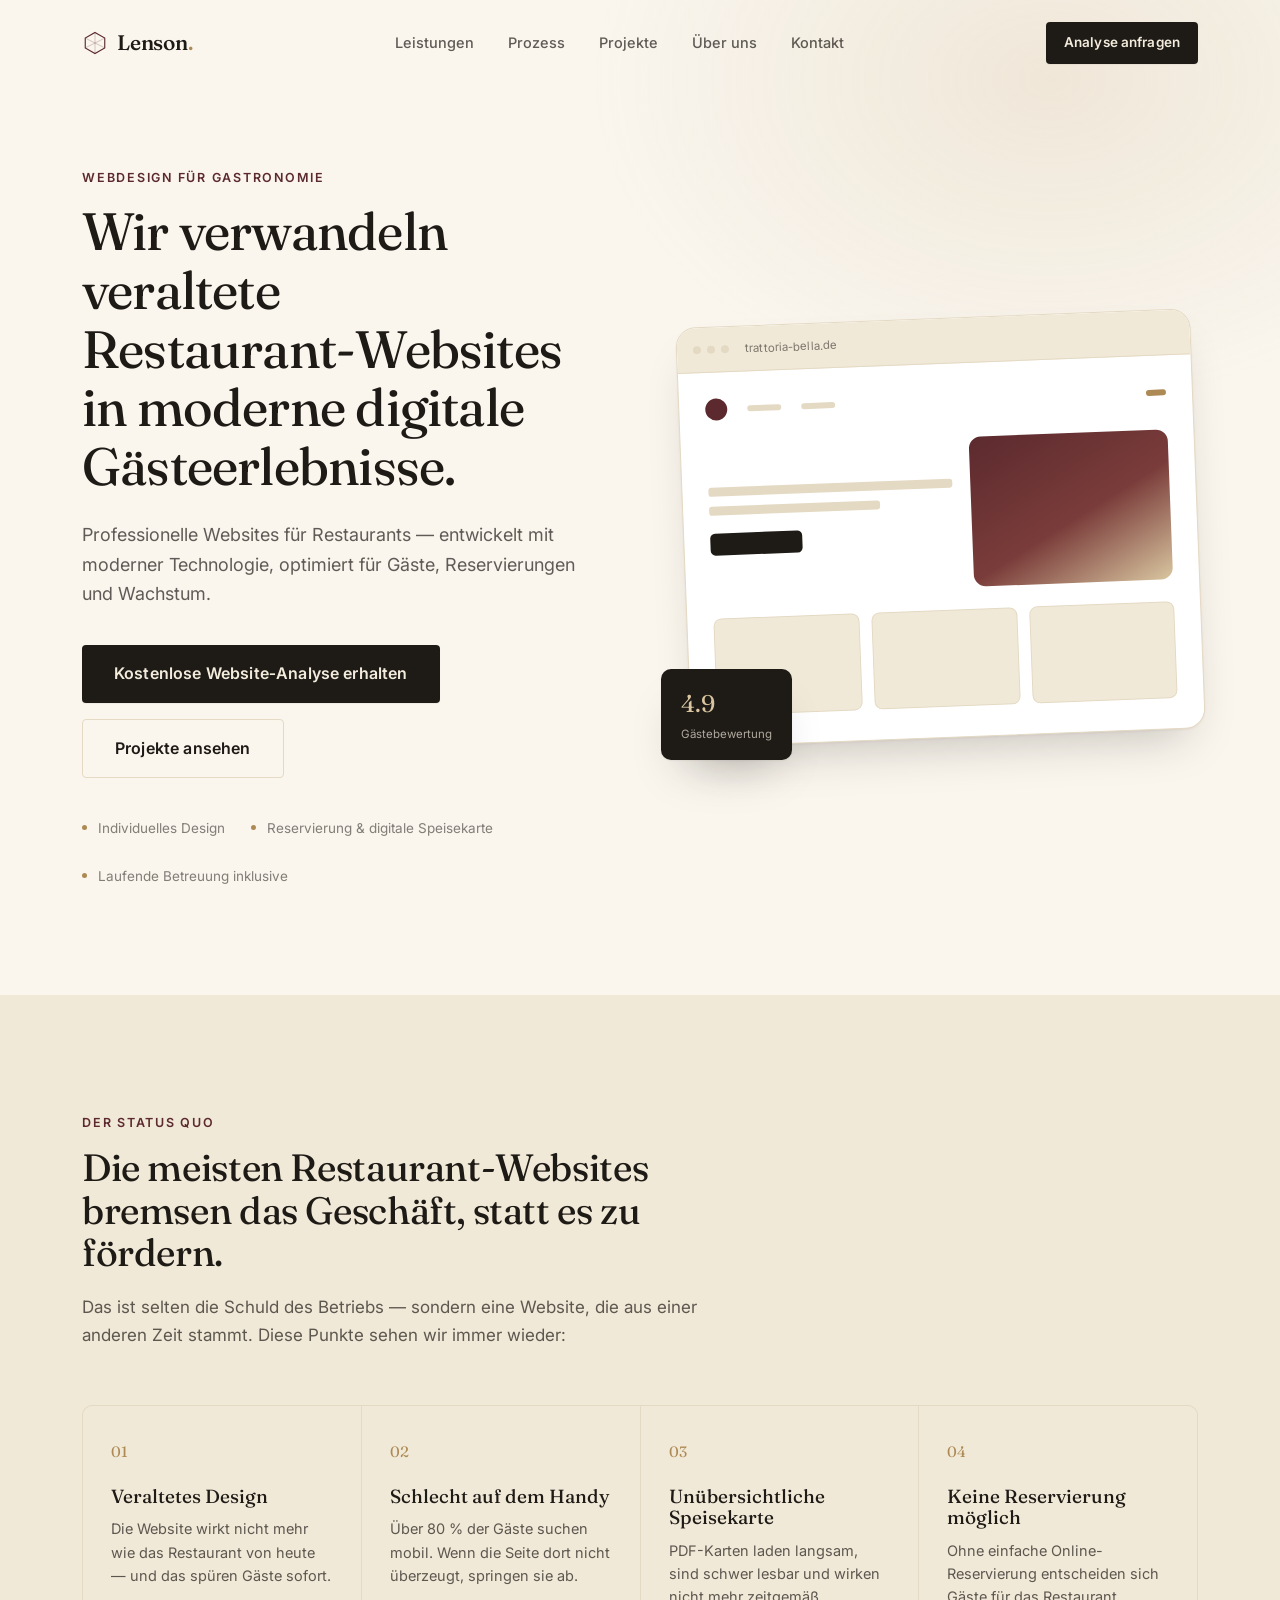
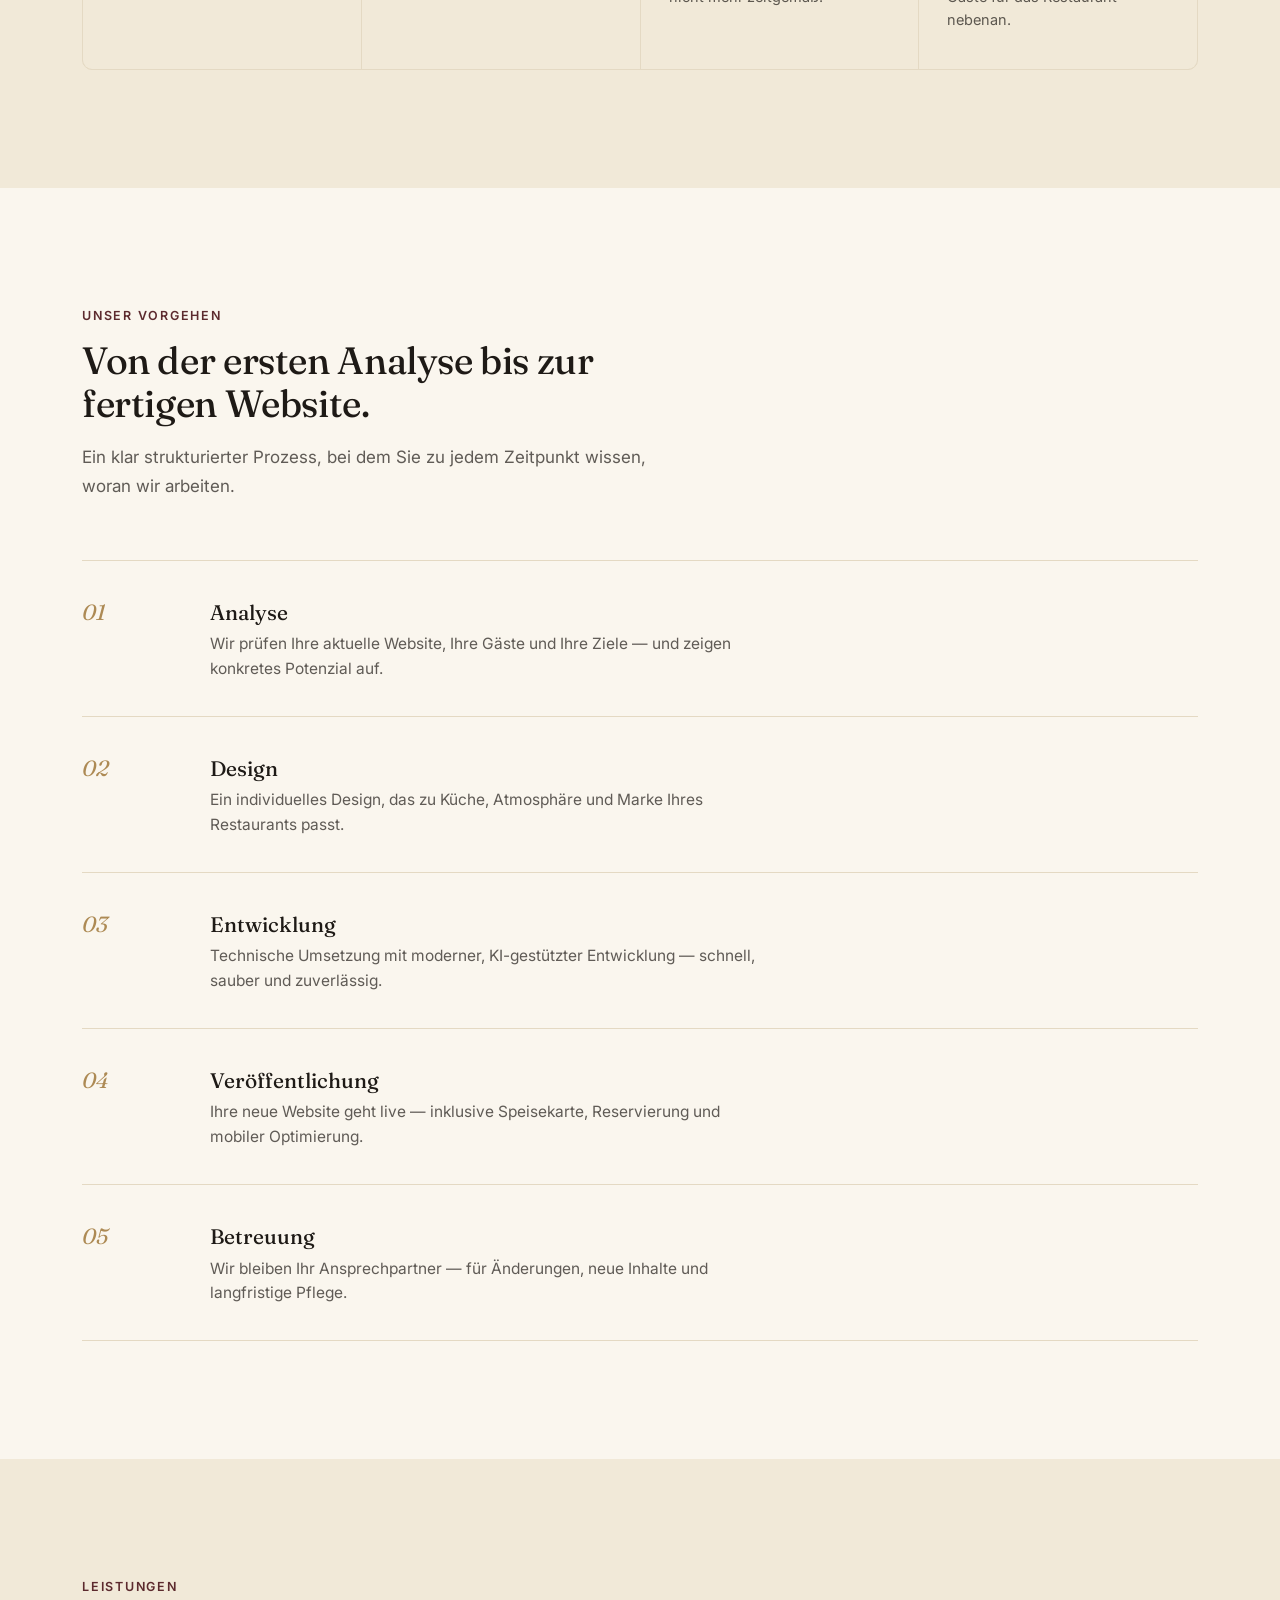
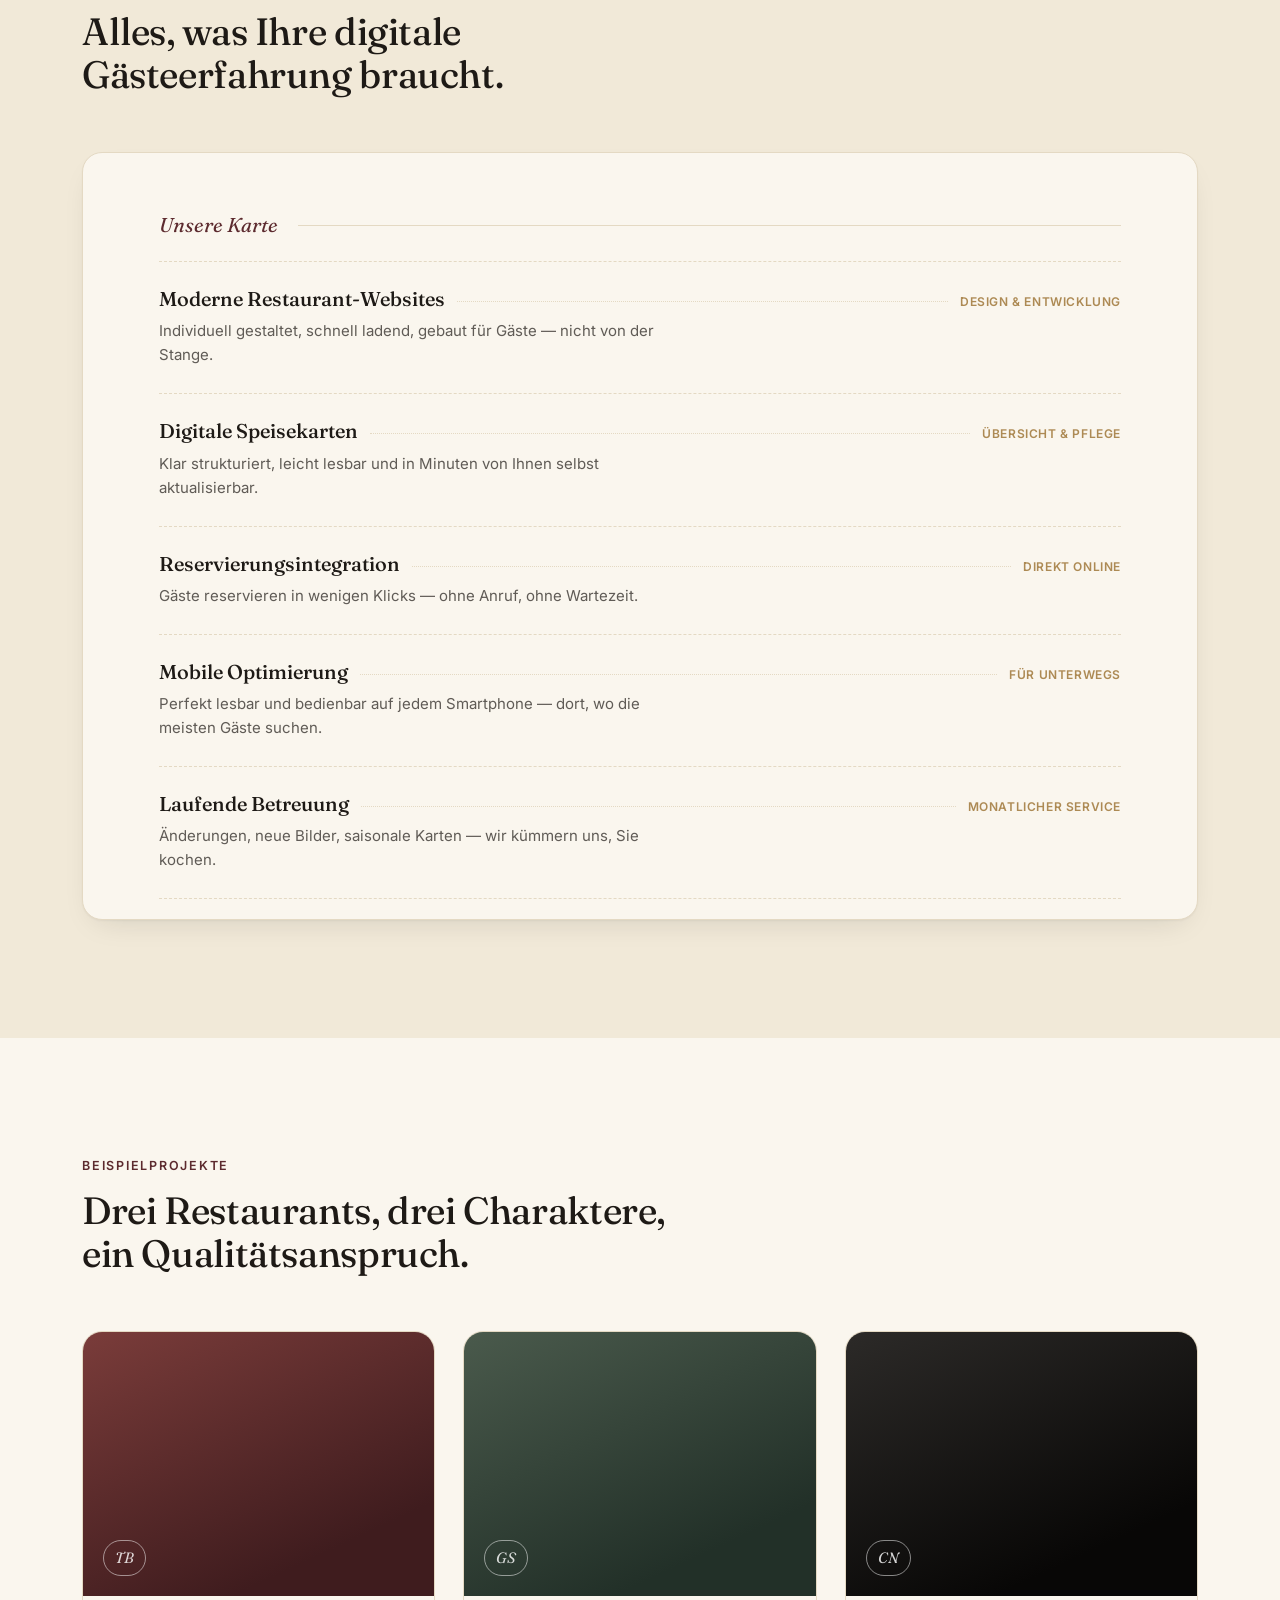
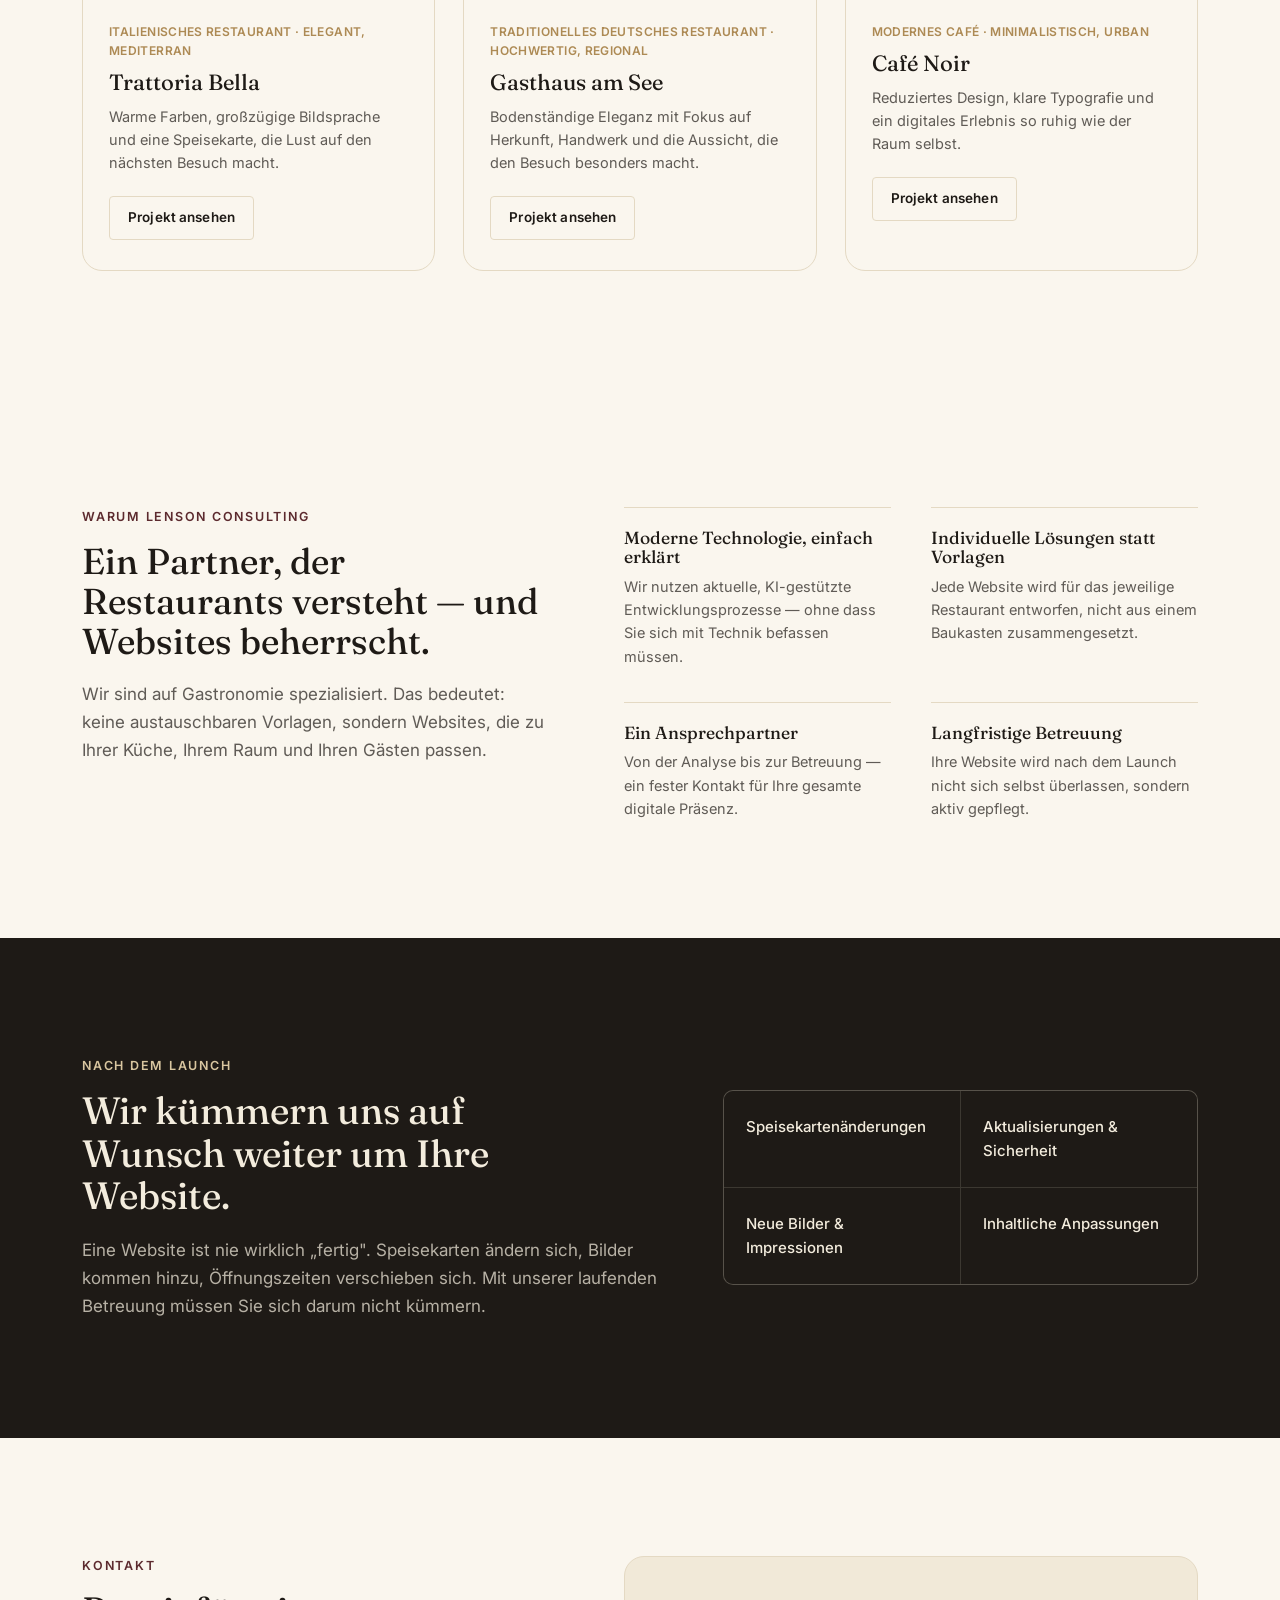
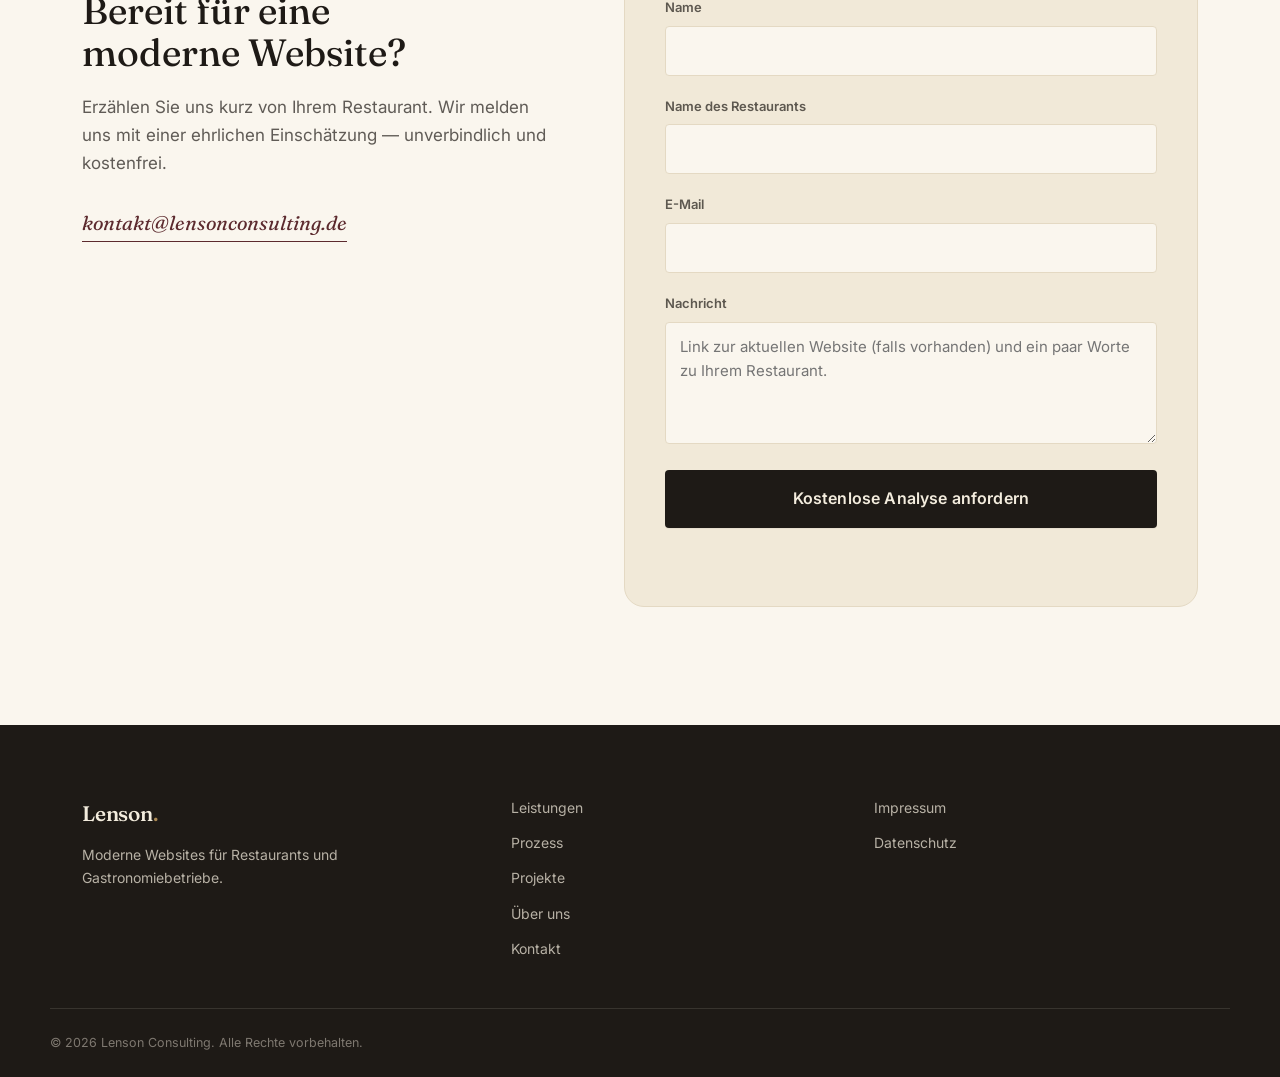
<file: index.html>
<!DOCTYPE html>
<html lang="de">
<head>
<meta charset="UTF-8">
<meta name="viewport" content="width=device-width, initial-scale=1.0">
<title>Lenson Consulting — Moderne Websites für Restaurants</title>
<meta name="description" content="Lenson Consulting entwickelt moderne, conversion-optimierte Websites für Restaurants und Gastronomiebetriebe. Von der Analyse bis zur laufenden Betreuung — alles aus einer Hand.">
<meta name="keywords" content="Restaurant Website, Gastronomie Website erstellen, Webdesign Restaurant, digitale Speisekarte, Restaurant Webagentur">
<meta name="author" content="Lenson Consulting">

<!-- Open Graph -->
<meta property="og:type" content="website">
<meta property="og:title" content="Lenson Consulting — Moderne Websites für Restaurants">
<meta property="og:description" content="Wir verwandeln veraltete Restaurant-Websites in moderne digitale Gästeerlebnisse.">
<meta property="og:url" content="https://lensonconsulting.de">
<meta property="og:locale" content="de_DE">
<meta property="og:image" content="https://lensonconsulting.de/og-image.jpg">

<meta name="twitter:card" content="summary_large_image">
<meta name="theme-color" content="#1E1A16">
<link rel="canonical" href="https://lensonconsulting.de">

<!-- Favicon (Platzhalter, siehe Bildvorschläge) -->
<link rel="icon" type="image/svg+xml" href="favicon.svg">

<!-- Fonts -->
<link rel="preconnect" href="https://fonts.googleapis.com">
<link rel="preconnect" href="https://fonts.gstatic.com" crossorigin>
<link href="https://fonts.googleapis.com/css2?family=Fraunces:ital,opsz,wght@0,9..144,300;0,9..144,450;0,9..144,600;1,9..144,400;1,9..144,500&family=Inter:wght@400;500;600&display=swap" rel="stylesheet">

<link rel="stylesheet" href="style.css">

<!-- JSON-LD: LocalBusiness / ProfessionalService -->
<script type="application/ld+json">
{
  "@context": "https://schema.org",
  "@type": "ProfessionalService",
  "name": "Lenson Consulting",
  "url": "https://lensonconsulting.de",
  "email": "kontakt@lensonconsulting.de",
  "description": "Moderne, hochwertige Websites für lokale Restaurants und Gastronomiebetriebe.",
  "areaServed": "DE",
  "serviceType": ["Webdesign", "Webentwicklung", "Digitale Speisekarten", "Reservierungssysteme"]
}
</script>
</head>
<body>

<a class="skip-link" href="#main">Zum Inhalt springen</a>

<!-- ============ HEADER ============ -->
<header class="site-header" id="siteHeader">
  <div class="wrap header-inner">
    <a href="#top" class="brand" aria-label="Lenson Consulting — Startseite">
      <span class="brand-mark" aria-hidden="true">
        <svg viewBox="0 0 32 32" width="26" height="26" fill="none">
          <path d="M16 3 L28 10 V22 L16 29 L4 22 V10 Z" stroke="currentColor" stroke-width="1.4"/>
          <path d="M16 3 V29 M4 10 L28 22 M28 10 L4 22" stroke="currentColor" stroke-width="0.6" opacity="0.5"/>
        </svg>
      </span>
      <span class="brand-name">Lenson<span class="brand-dot">.</span></span>
    </a>

    <nav class="main-nav" id="mainNav" aria-label="Hauptnavigation">
      <a href="#leistungen">Leistungen</a>
      <a href="#prozess">Prozess</a>
      <a href="#projekte">Projekte</a>
      <a href="#ueber-uns">Über uns</a>
      <a href="#kontakt">Kontakt</a>
    </nav>

    <div class="header-actions">
      <a href="#kontakt" class="btn btn-small btn-primary">Analyse anfragen</a>
      <button class="nav-toggle" id="navToggle" aria-label="Menü öffnen" aria-expanded="false" aria-controls="mainNav">
        <span></span><span></span><span></span>
      </button>
    </div>
  </div>
</header>

<main id="main">

  <!-- ============ HERO ============ -->
  <section class="hero" id="top">
    <div class="wrap hero-inner">
      <div class="hero-copy reveal">
        <p class="eyebrow">Webdesign für Gastronomie</p>
        <h1 class="hero-title">
          Wir verwandeln veraltete Restaurant&#8209;Websites in moderne digitale Gästeerlebnisse.
        </h1>
        <p class="hero-sub">
          Professionelle Websites für Restaurants — entwickelt mit moderner Technologie, optimiert für Gäste, Reservierungen und Wachstum.
        </p>
        <div class="hero-cta-row">
          <a href="#kontakt" class="btn btn-primary btn-large">Kostenlose Website&#8209;Analyse erhalten</a>
          <a href="#projekte" class="btn btn-ghost btn-large">Projekte ansehen</a>
        </div>
        <ul class="hero-trust" aria-label="Vertrauensmerkmale">
          <li>Individuelles Design</li>
          <li>Reservierung &amp; digitale Speisekarte</li>
          <li>Laufende Betreuung inklusive</li>
        </ul>
      </div>

      <div class="hero-visual reveal" aria-hidden="true">
        <div class="mock-browser">
          <div class="mock-browser-bar">
            <span class="mock-dot"></span><span class="mock-dot"></span><span class="mock-dot"></span>
            <span class="mock-url">trattoria-bella.de</span>
          </div>
          <div class="mock-browser-body">
            <div class="mock-nav">
              <span class="mock-logo"></span>
              <span class="mock-link"></span>
              <span class="mock-link"></span>
              <span class="mock-link short"></span>
            </div>
            <div class="mock-hero">
              <div class="mock-hero-text">
                <span class="mock-line long"></span>
                <span class="mock-line mid"></span>
                <span class="mock-chip"></span>
              </div>
              <div class="mock-hero-plate"></div>
            </div>
            <div class="mock-cards">
              <div class="mock-card"></div>
              <div class="mock-card"></div>
              <div class="mock-card"></div>
            </div>
          </div>
        </div>
        <div class="mock-badge">
          <span class="mock-badge-num">4.9</span>
          <span class="mock-badge-label">Gäste&shy;bewertung</span>
        </div>
      </div>
    </div>
  </section>

  <!-- ============ PROBLEM ============ -->
  <section class="section problem" id="problem">
    <div class="wrap">
      <div class="section-head reveal">
        <p class="eyebrow">Der Status quo</p>
        <h2>Die meisten Restaurant&#8209;Websites bremsen das Geschäft, statt es zu fördern.</h2>
        <p class="section-lede">
          Das ist selten die Schuld des Betriebs — sondern eine Website, die aus einer anderen Zeit stammt. Diese Punkte sehen wir immer wieder:
        </p>
      </div>

      <div class="problem-grid">
        <div class="problem-card reveal">
          <span class="problem-index">01</span>
          <h3>Veraltetes Design</h3>
          <p>Die Website wirkt nicht mehr wie das Restaurant von heute — und das spüren Gäste sofort.</p>
        </div>
        <div class="problem-card reveal">
          <span class="problem-index">02</span>
          <h3>Schlecht auf dem Handy</h3>
          <p>Über 80 % der Gäste suchen mobil. Wenn die Seite dort nicht überzeugt, springen sie ab.</p>
        </div>
        <div class="problem-card reveal">
          <span class="problem-index">03</span>
          <h3>Unübersichtliche Speisekarte</h3>
          <p>PDF-Karten laden langsam, sind schwer lesbar und wirken nicht mehr zeitgemäß.</p>
        </div>
        <div class="problem-card reveal">
          <span class="problem-index">04</span>
          <h3>Keine Reservierung möglich</h3>
          <p>Ohne einfache Online-Reservierung entscheiden sich Gäste für das Restaurant nebenan.</p>
        </div>
      </div>
    </div>
  </section>

  <!-- ============ PROZESS / LÖSUNG ============ -->
  <section class="section process" id="prozess">
    <div class="wrap">
      <div class="section-head reveal">
        <p class="eyebrow">Unser Vorgehen</p>
        <h2>Von der ersten Analyse bis zur fertigen Website.</h2>
        <p class="section-lede">Ein klar strukturierter Prozess, bei dem Sie zu jedem Zeitpunkt wissen, woran wir arbeiten.</p>
      </div>

      <ol class="process-list">
        <li class="process-step reveal">
          <span class="process-num">01</span>
          <div>
            <h3>Analyse</h3>
            <p>Wir prüfen Ihre aktuelle Website, Ihre Gäste und Ihre Ziele — und zeigen konkretes Potenzial auf.</p>
          </div>
        </li>
        <li class="process-step reveal">
          <span class="process-num">02</span>
          <div>
            <h3>Design</h3>
            <p>Ein individuelles Design, das zu Küche, Atmosphäre und Marke Ihres Restaurants passt.</p>
          </div>
        </li>
        <li class="process-step reveal">
          <span class="process-num">03</span>
          <div>
            <h3>Entwicklung</h3>
            <p>Technische Umsetzung mit moderner, KI-gestützter Entwicklung — schnell, sauber und zuverlässig.</p>
          </div>
        </li>
        <li class="process-step reveal">
          <span class="process-num">04</span>
          <div>
            <h3>Veröffentlichung</h3>
            <p>Ihre neue Website geht live — inklusive Speisekarte, Reservierung und mobiler Optimierung.</p>
          </div>
        </li>
        <li class="process-step reveal">
          <span class="process-num">05</span>
          <div>
            <h3>Betreuung</h3>
            <p>Wir bleiben Ihr Ansprechpartner — für Änderungen, neue Inhalte und langfristige Pflege.</p>
          </div>
        </li>
      </ol>
    </div>
  </section>

  <!-- ============ LEISTUNGEN (Signature: Menu Style) ============ -->
  <section class="section services" id="leistungen">
    <div class="wrap">
      <div class="section-head reveal">
        <p class="eyebrow">Leistungen</p>
        <h2>Alles, was Ihre digitale Gästeerfahrung braucht.</h2>
      </div>

      <div class="menu-card reveal">
        <div class="menu-card-heading">
          <span class="menu-card-kicker">Unsere Karte</span>
          <span class="menu-card-rule" aria-hidden="true"></span>
        </div>

        <ul class="menu-list">
          <li class="menu-item">
            <div class="menu-item-title">
              <h3>Moderne Restaurant&#8209;Websites</h3>
              <span class="menu-leader" aria-hidden="true"></span>
              <span class="menu-item-tag">Design &amp; Entwicklung</span>
            </div>
            <p>Individuell gestaltet, schnell ladend, gebaut für Gäste — nicht von der Stange.</p>
          </li>
          <li class="menu-item">
            <div class="menu-item-title">
              <h3>Digitale Speisekarten</h3>
              <span class="menu-leader" aria-hidden="true"></span>
              <span class="menu-item-tag">Übersicht &amp; Pflege</span>
            </div>
            <p>Klar strukturiert, leicht lesbar und in Minuten von Ihnen selbst aktualisierbar.</p>
          </li>
          <li class="menu-item">
            <div class="menu-item-title">
              <h3>Reservierungsintegration</h3>
              <span class="menu-leader" aria-hidden="true"></span>
              <span class="menu-item-tag">Direkt online</span>
            </div>
            <p>Gäste reservieren in wenigen Klicks — ohne Anruf, ohne Wartezeit.</p>
          </li>
          <li class="menu-item">
            <div class="menu-item-title">
              <h3>Mobile Optimierung</h3>
              <span class="menu-leader" aria-hidden="true"></span>
              <span class="menu-item-tag">Für unterwegs</span>
            </div>
            <p>Perfekt lesbar und bedienbar auf jedem Smartphone — dort, wo die meisten Gäste suchen.</p>
          </li>
          <li class="menu-item">
            <div class="menu-item-title">
              <h3>Laufende Betreuung</h3>
              <span class="menu-leader" aria-hidden="true"></span>
              <span class="menu-item-tag">Monatlicher Service</span>
            </div>
            <p>Änderungen, neue Bilder, saisonale Karten — wir kümmern uns, Sie kochen.</p>
          </li>
        </ul>
      </div>
    </div>
  </section>

  <!-- ============ PORTFOLIO ============ -->
  <section class="section portfolio" id="projekte">
    <div class="wrap">
      <div class="section-head reveal">
        <p class="eyebrow">Beispielprojekte</p>
        <h2>Drei Restaurants, drei Charaktere, ein Qualitätsanspruch.</h2>
      </div>

      <div class="portfolio-grid">

        <article class="portfolio-card reveal" data-project="bella">
          <div class="portfolio-thumb thumb-bella" aria-hidden="true">
            <span class="thumb-glyph">TB</span>
          </div>
          <div class="portfolio-body">
            <p class="portfolio-tag">Italienisches Restaurant · Elegant, mediterran</p>
            <h3>Trattoria Bella</h3>
            <p class="portfolio-desc">Warme Farben, großzügige Bildsprache und eine Speisekarte, die Lust auf den nächsten Besuch macht.</p>
            <button type="button" class="btn btn-ghost btn-small project-open" data-project="bella">Projekt ansehen</button>
          </div>
        </article>

        <article class="portfolio-card reveal" data-project="see">
          <div class="portfolio-thumb thumb-see" aria-hidden="true">
            <span class="thumb-glyph">GS</span>
          </div>
          <div class="portfolio-body">
            <p class="portfolio-tag">Traditionelles deutsches Restaurant · Hochwertig, regional</p>
            <h3>Gasthaus am See</h3>
            <p class="portfolio-desc">Bodenständige Eleganz mit Fokus auf Herkunft, Handwerk und die Aussicht, die den Besuch besonders macht.</p>
            <button type="button" class="btn btn-ghost btn-small project-open" data-project="see">Projekt ansehen</button>
          </div>
        </article>

        <article class="portfolio-card reveal" data-project="noir">
          <div class="portfolio-thumb thumb-noir" aria-hidden="true">
            <span class="thumb-glyph">CN</span>
          </div>
          <div class="portfolio-body">
            <p class="portfolio-tag">Modernes Café · Minimalistisch, urban</p>
            <h3>Café Noir</h3>
            <p class="portfolio-desc">Reduziertes Design, klare Typografie und ein digitales Erlebnis so ruhig wie der Raum selbst.</p>
            <button type="button" class="btn btn-ghost btn-small project-open" data-project="noir">Projekt ansehen</button>
          </div>
        </article>

      </div>
    </div>
  </section>

  <!-- ============ WARUM LENSON ============ -->
  <section class="section why" id="ueber-uns">
    <div class="wrap why-grid">
      <div class="why-copy reveal">
        <p class="eyebrow">Warum Lenson Consulting</p>
        <h2>Ein Partner, der Restaurants versteht — und Websites beherrscht.</h2>
        <p class="section-lede">
          Wir sind auf Gastronomie spezialisiert. Das bedeutet: keine austauschbaren Vorlagen, sondern Websites, die zu Ihrer Küche, Ihrem Raum und Ihren Gästen passen.
        </p>
      </div>

      <div class="why-list">
        <div class="why-item reveal">
          <h3>Moderne Technologie, einfach erklärt</h3>
          <p>Wir nutzen aktuelle, KI-gestützte Entwicklungsprozesse — ohne dass Sie sich mit Technik befassen müssen.</p>
        </div>
        <div class="why-item reveal">
          <h3>Individuelle Lösungen statt Vorlagen</h3>
          <p>Jede Website wird für das jeweilige Restaurant entworfen, nicht aus einem Baukasten zusammengesetzt.</p>
        </div>
        <div class="why-item reveal">
          <h3>Ein Ansprechpartner</h3>
          <p>Von der Analyse bis zur Betreuung — ein fester Kontakt für Ihre gesamte digitale Präsenz.</p>
        </div>
        <div class="why-item reveal">
          <h3>Langfristige Betreuung</h3>
          <p>Ihre Website wird nach dem Launch nicht sich selbst überlassen, sondern aktiv gepflegt.</p>
        </div>
      </div>
    </div>
  </section>

  <!-- ============ BETREUUNG (dark) ============ -->
  <section class="section care" id="betreuung">
    <div class="wrap care-inner">
      <div class="reveal">
        <p class="eyebrow eyebrow-light">Nach dem Launch</p>
        <h2>Wir kümmern uns auf Wunsch weiter um Ihre Website.</h2>
        <p class="section-lede lede-light">
          Eine Website ist nie wirklich „fertig". Speisekarten ändern sich, Bilder kommen hinzu, Öffnungszeiten verschieben sich. Mit unserer laufenden Betreuung müssen Sie sich darum nicht kümmern.
        </p>
      </div>

      <ul class="care-list reveal">
        <li>Speisekartenänderungen</li>
        <li>Aktualisierungen &amp; Sicherheit</li>
        <li>Neue Bilder &amp; Impressionen</li>
        <li>Inhaltliche Anpassungen</li>
      </ul>
    </div>
  </section>

  <!-- ============ KONTAKT ============ -->
  <section class="section contact" id="kontakt">
    <div class="wrap contact-inner">
      <div class="contact-copy reveal">
        <p class="eyebrow">Kontakt</p>
        <h2>Bereit für eine moderne Website?</h2>
        <p class="section-lede">
          Erzählen Sie uns kurz von Ihrem Restaurant. Wir melden uns mit einer ehrlichen Einschätzung — unverbindlich und kostenfrei.
        </p>
        <a class="contact-email" href="mailto:kontakt@lensonconsulting.de">kontakt@lensonconsulting.de</a>
      </div>

      <form class="contact-form reveal" id="contactForm" novalidate>
        <div class="form-row">
          <label for="name">Name</label>
          <input type="text" id="name" name="name" required autocomplete="name">
        </div>
        <div class="form-row">
          <label for="restaurant">Name des Restaurants</label>
          <input type="text" id="restaurant" name="restaurant" required autocomplete="organization">
        </div>
        <div class="form-row">
          <label for="email">E-Mail</label>
          <input type="email" id="email" name="email" required autocomplete="email">
        </div>
        <div class="form-row">
          <label for="message">Nachricht</label>
          <textarea id="message" name="message" rows="4" placeholder="Link zur aktuellen Website (falls vorhanden) und ein paar Worte zu Ihrem Restaurant."></textarea>
        </div>
        <button type="submit" class="btn btn-primary btn-large form-submit">Kostenlose Analyse anfordern</button>
        <p class="form-note" id="formNote" role="status" aria-live="polite"></p>
      </form>
    </div>
  </section>

</main>

<!-- ============ PORTFOLIO MODAL ============ -->
<div class="modal" id="projectModal" aria-hidden="true">
  <div class="modal-overlay" data-close></div>
  <div class="modal-panel" role="dialog" aria-modal="true" aria-labelledby="modalTitle">
    <button class="modal-close" type="button" data-close aria-label="Schließen">&times;</button>
    <div class="modal-thumb" id="modalThumb" aria-hidden="true"></div>
    <p class="portfolio-tag" id="modalTag"></p>
    <h3 id="modalTitle"></h3>
    <p id="modalDesc"></p>
    <p class="modal-note">Beispielprojekt zur Veranschaulichung unseres Designstils.</p>
  </div>
</div>

<!-- ============ FOOTER ============ -->
<footer class="site-footer">
  <div class="wrap footer-inner">
    <div class="footer-brand">
      <span class="brand-name">Lenson<span class="brand-dot">.</span></span>
      <p>Moderne Websites für Restaurants und Gastronomiebetriebe.</p>
    </div>
    <nav class="footer-nav" aria-label="Footer-Navigation">
      <a href="#leistungen">Leistungen</a>
      <a href="#prozess">Prozess</a>
      <a href="#projekte">Projekte</a>
      <a href="#ueber-uns">Über uns</a>
      <a href="#kontakt">Kontakt</a>
    </nav>
    <div class="footer-legal">
      <a href="impressum.html">Impressum</a>
      <a href="datenschutz.html">Datenschutz</a>
    </div>
  </div>
  <div class="wrap footer-bottom">
    <p>&copy; <span id="year"></span> Lenson Consulting. Alle Rechte vorbehalten.</p>
  </div>
</footer>

<script src="script.js"></script>
</body>
</html>
</file>
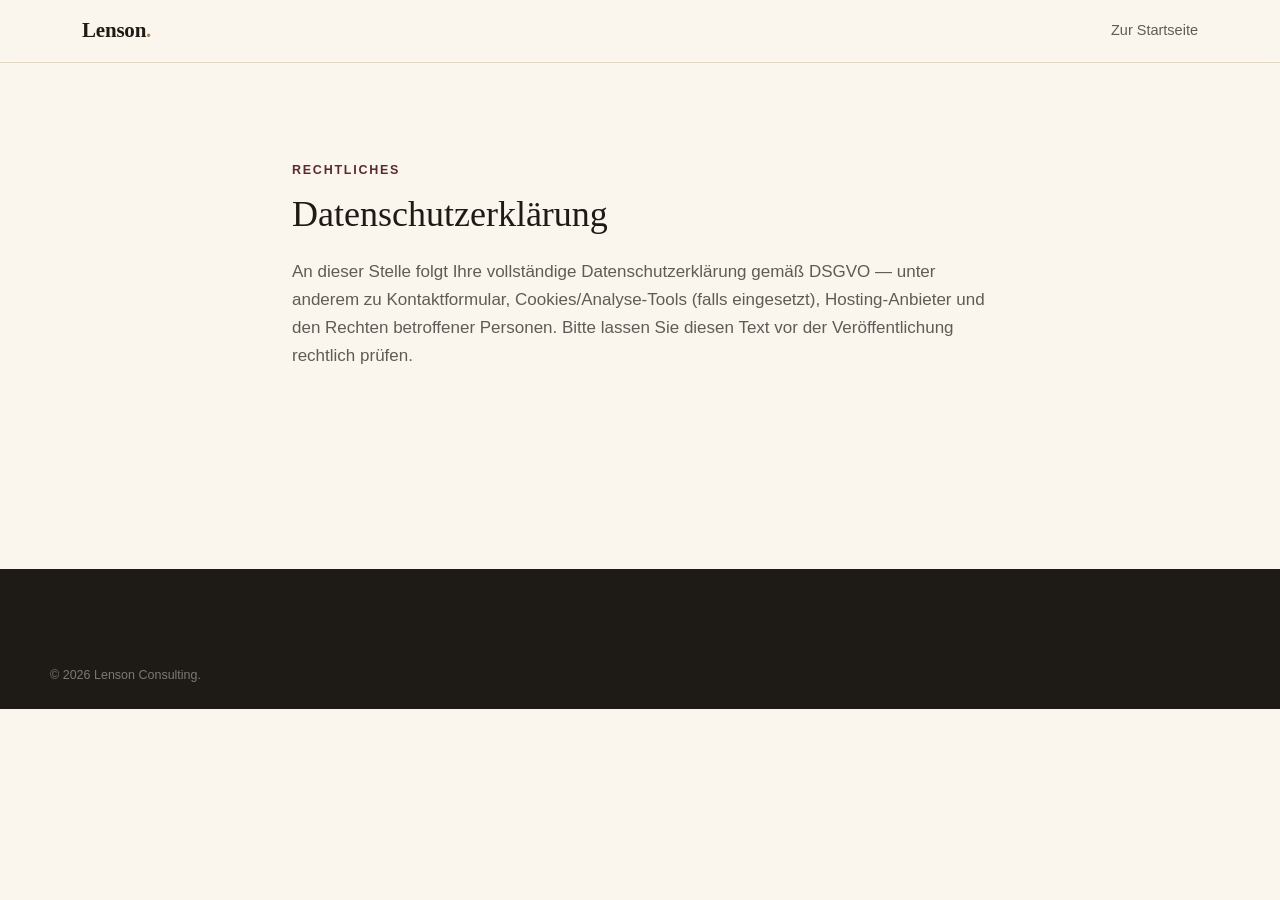
<file: datenschutz.html>
<!DOCTYPE html>
<html lang="de">
<head>
<meta charset="UTF-8">
<meta name="viewport" content="width=device-width, initial-scale=1.0">
<title>Datenschutz — Lenson Consulting</title>
<meta name="robots" content="noindex">
<link rel="stylesheet" href="style.css">
</head>
<body>
<header class="site-header is-scrolled"><div class="wrap header-inner">
  <a href="index.html" class="brand"><span class="brand-name">Lenson<span class="brand-dot">.</span></span></a>
  <nav class="main-nav"><a href="index.html">Zur Startseite</a></nav>
</div></header>
<main class="section" style="padding-top:160px; max-width:760px; margin:0 auto;">
  <div class="wrap">
    <p class="eyebrow">Rechtliches</p>
    <h1 style="font-size:36px; margin-bottom:24px;">Datenschutzerklärung</h1>
    <p class="section-lede" style="max-width:none;">
      An dieser Stelle folgt Ihre vollständige Datenschutzerklärung gemäß DSGVO — unter anderem zu
      Kontaktformular, Cookies/Analyse-Tools (falls eingesetzt), Hosting-Anbieter und den Rechten
      betroffener Personen. Bitte lassen Sie diesen Text vor der Veröffentlichung rechtlich prüfen.
    </p>
  </div>
</main>
<footer class="site-footer" style="margin-top:80px;">
  <div class="wrap footer-bottom"><p>&copy; <span id="year"></span> Lenson Consulting.</p></div>
</footer>
<script>document.getElementById('year').textContent = new Date().getFullYear();</script>
</body>
</html>
</file>
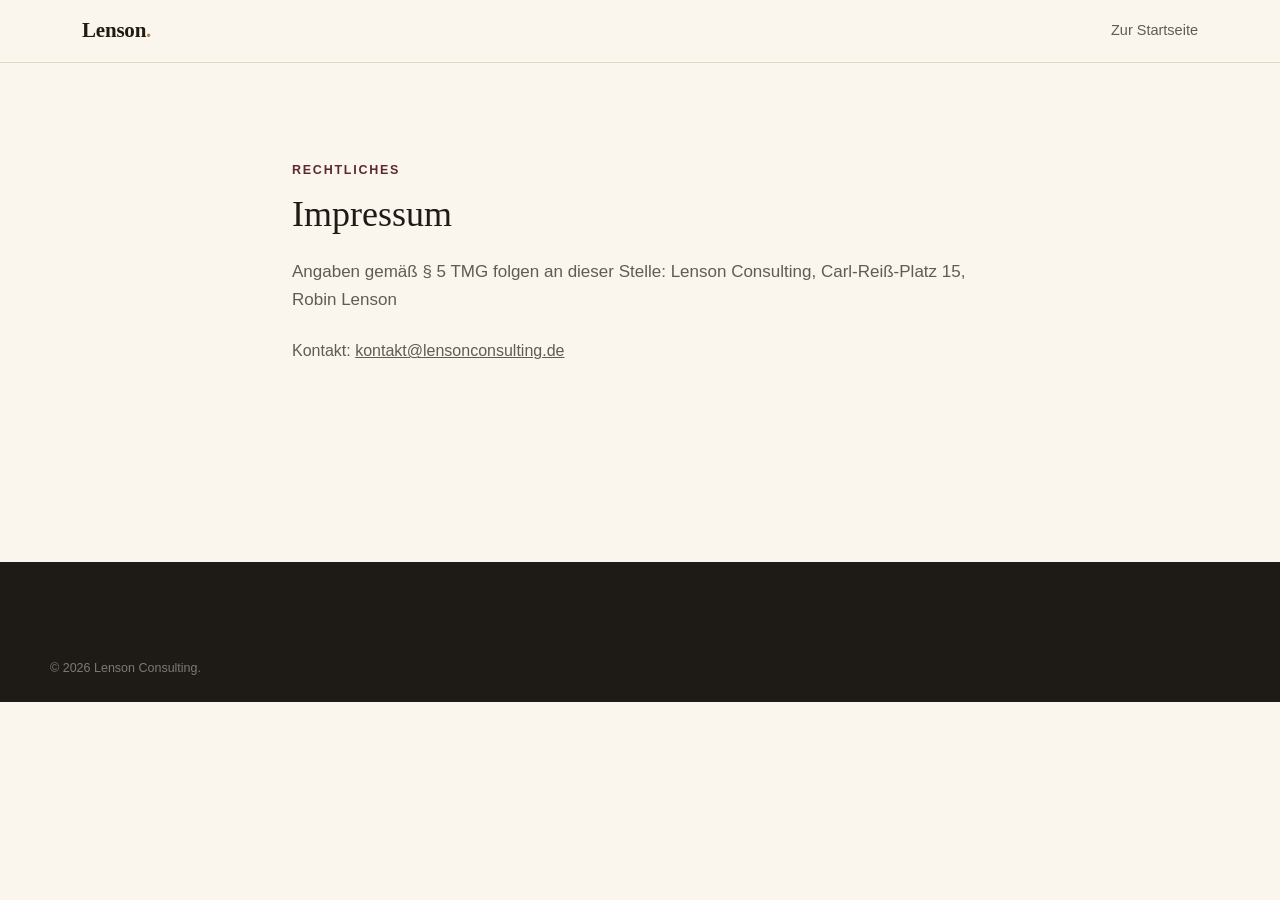
<file: impressum.html>
<!DOCTYPE html>
<html lang="de">
<head>
<meta charset="UTF-8">
<meta name="viewport" content="width=device-width, initial-scale=1.0">
<title>Impressum — Lenson Consulting</title>
<meta name="robots" content="noindex">
<link rel="stylesheet" href="style.css">
</head>
<body>
<header class="site-header is-scrolled"><div class="wrap header-inner">
  <a href="index.html" class="brand"><span class="brand-name">Lenson<span class="brand-dot">.</span></span></a>
  <nav class="main-nav"><a href="index.html">Zur Startseite</a></nav>
</div></header>
<main class="section" style="padding-top:160px; max-width:760px; margin:0 auto;">
  <div class="wrap">
    <p class="eyebrow">Rechtliches</p>
    <h1 style="font-size:36px; margin-bottom:24px;">Impressum</h1>
    <p class="section-lede" style="max-width:none;">
      Angaben gemäß § 5 TMG folgen an dieser Stelle: Lenson Consulting, Carl-Reiß-Platz 15,
       Robin Lenson
    </p>
    <p style="margin-top:24px; color:var(--color-ink-70);">Kontakt: <a href="mailto:kontakt@lensonconsulting.de" style="text-decoration:underline;">kontakt@lensonconsulting.de</a></p>
  </div>
</main>
<footer class="site-footer" style="margin-top:80px;">
  <div class="wrap footer-bottom"><p>&copy; <span id="year"></span> Lenson Consulting.</p></div>
</footer>
<script>document.getElementById('year').textContent = new Date().getFullYear();</script>
</body>
</html>
</file>
<file: style.css>
/* ==========================================================================
   Lenson Consulting — Stylesheet
   Design-Tokens: warme Cremetöne, Tinte-Dunkel, Wein & Messing als Akzente.
   Typografie: Fraunces (Display) + Inter (Text/UI).
   ========================================================================== */

:root {
  /* Farben */
  --color-cream:        #FAF6EE;
  --color-cream-alt:     #F1E9D8;
  --color-cream-line:    #E4D9C3;
  --color-ink:            #1E1A16;
  --color-ink-soft:       #241F1A;
  --color-ink-70:         rgba(30, 26, 22, 0.70);
  --color-ink-50:         rgba(30, 26, 22, 0.55);
  --color-wine:            #5C2A2E;
  --color-wine-dark:       #451F22;
  --color-brass:            #AD8A54;
  --color-brass-light:      #D9C6A0;
  --color-sage:              #626B4C;
  --color-cream-on-ink:       #F3ECDD;

  /* Typografie */
  --font-display: "Fraunces", ui-serif, Georgia, serif;
  --font-body: "Inter", -apple-system, BlinkMacSystemFont, "Segoe UI", sans-serif;

  /* Layout */
  --wrap: 1180px;
  --radius-s: 4px;
  --radius-m: 10px;
  --radius-l: 20px;
  --shadow-card: 0 1px 2px rgba(30,26,22,0.04), 0 12px 32px -16px rgba(30,26,22,0.18);
  --shadow-card-hover: 0 1px 2px rgba(30,26,22,0.05), 0 24px 48px -20px rgba(30,26,22,0.26);
  --ease: cubic-bezier(0.22, 1, 0.36, 1);
}

/* ==========================================================================
   Reset
   ========================================================================== */

*, *::before, *::after { box-sizing: border-box; }
html { scroll-behavior: smooth; }
body {
  margin: 0;
  background: var(--color-cream);
  color: var(--color-ink);
  font-family: var(--font-body);
  font-size: 16px;
  line-height: 1.6;
  -webkit-font-smoothing: antialiased;
  text-rendering: optimizeLegibility;
}
img { max-width: 100%; display: block; }
a { color: inherit; text-decoration: none; }
ul, ol { margin: 0; padding: 0; list-style: none; }
h1, h2, h3, h4 { margin: 0; font-family: var(--font-display); font-weight: 450; line-height: 1.12; color: var(--color-ink); }
p { margin: 0; }
button { font: inherit; color: inherit; background: none; border: none; cursor: pointer; }
input, textarea { font: inherit; color: inherit; }

@media (prefers-reduced-motion: reduce) {
  html { scroll-behavior: auto; }
  *, *::before, *::after { animation-duration: 0.001ms !important; animation-iteration-count: 1 !important; transition-duration: 0.001ms !important; scroll-behavior: auto !important; }
}

:focus-visible {
  outline: 2px solid var(--color-wine);
  outline-offset: 3px;
}

.skip-link {
  position: absolute;
  left: -999px;
  top: 0;
  background: var(--color-ink);
  color: var(--color-cream);
  padding: 12px 18px;
  z-index: 999;
  border-radius: var(--radius-s);
}
.skip-link:focus { left: 12px; top: 12px; }

.wrap {
  max-width: var(--wrap);
  margin: 0 auto;
  padding: 0 32px;
}

/* ==========================================================================
   Reveal-on-scroll
   ========================================================================== */

.reveal {
  opacity: 0;
  transform: translateY(18px);
  transition: opacity 0.8s var(--ease), transform 0.8s var(--ease);
}
.reveal.is-visible {
  opacity: 1;
  transform: translateY(0);
}

/* ==========================================================================
   Typografische Hilfen
   ========================================================================== */

.eyebrow {
  font-family: var(--font-body);
  font-size: 12.5px;
  font-weight: 600;
  letter-spacing: 0.14em;
  text-transform: uppercase;
  color: var(--color-wine);
  margin: 0 0 14px;
}
.eyebrow-light { color: var(--color-brass-light); }

.section-lede {
  font-size: 17px;
  line-height: 1.65;
  color: var(--color-ink-70);
  max-width: 56ch;
  margin-top: 18px;
}
.lede-light { color: rgba(243, 236, 221, 0.72); }

/* ==========================================================================
   Buttons
   ========================================================================== */

.btn {
  display: inline-flex;
  align-items: center;
  justify-content: center;
  gap: 8px;
  padding: 14px 26px;
  border-radius: var(--radius-s);
  font-weight: 600;
  font-size: 15px;
  letter-spacing: 0.01em;
  transition: transform 0.35s var(--ease), background 0.3s var(--ease), color 0.3s var(--ease), box-shadow 0.3s var(--ease);
  white-space: nowrap;
}
.btn-primary {
  background: var(--color-ink);
  color: var(--color-cream-on-ink);
  box-shadow: 0 1px 1px rgba(0,0,0,0.05);
}
.btn-primary:hover { background: var(--color-wine); transform: translateY(-1px); }

.btn-ghost {
  background: transparent;
  color: var(--color-ink);
  border: 1px solid var(--color-cream-line);
}
.btn-ghost:hover { border-color: var(--color-ink); transform: translateY(-1px); }

.btn-large { padding: 16px 32px; font-size: 16px; }
.btn-small { padding: 10px 18px; font-size: 13.5px; }

/* ==========================================================================
   Header
   ========================================================================== */

.site-header {
  position: fixed;
  top: 0; left: 0; right: 0;
  z-index: 100;
  padding: 22px 0;
  transition: padding 0.4s var(--ease), background 0.4s var(--ease), box-shadow 0.4s var(--ease), border-color 0.4s var(--ease);
  border-bottom: 1px solid transparent;
}
.site-header.is-scrolled {
  padding: 14px 0;
  background: rgba(250, 246, 238, 0.86);
  backdrop-filter: blur(10px) saturate(140%);
  border-bottom-color: var(--color-cream-line);
}

.header-inner {
  display: flex;
  align-items: center;
  justify-content: space-between;
  gap: 24px;
}

.brand { display: inline-flex; align-items: center; gap: 9px; }
.brand-mark { color: var(--color-wine); display: inline-flex; }
.brand-name {
  font-family: var(--font-display);
  font-size: 21px;
  font-weight: 550;
  letter-spacing: -0.01em;
}
.brand-dot { color: var(--color-brass); }

.main-nav { display: flex; gap: 34px; }
.main-nav a {
  font-size: 14.5px;
  font-weight: 500;
  color: var(--color-ink-70);
  position: relative;
  padding: 4px 0;
  transition: color 0.25s var(--ease);
}
.main-nav a::after {
  content: "";
  position: absolute;
  left: 0; right: 100%;
  bottom: -2px;
  height: 1px;
  background: var(--color-wine);
  transition: right 0.35s var(--ease);
}
.main-nav a:hover { color: var(--color-ink); }
.main-nav a:hover::after { right: 0; }

.header-actions { display: flex; align-items: center; gap: 16px; }

.nav-toggle {
  display: none;
  flex-direction: column;
  gap: 5px;
  padding: 8px;
}
.nav-toggle span {
  width: 20px; height: 1.4px;
  background: var(--color-ink);
  transition: transform 0.3s var(--ease), opacity 0.3s var(--ease);
}
.nav-toggle[aria-expanded="true"] span:nth-child(1) { transform: translateY(6.4px) rotate(45deg); }
.nav-toggle[aria-expanded="true"] span:nth-child(2) { opacity: 0; }
.nav-toggle[aria-expanded="true"] span:nth-child(3) { transform: translateY(-6.4px) rotate(-45deg); }

/* ==========================================================================
   Hero
   ========================================================================== */

.hero {
  padding: 168px 0 108px;
  background:
    radial-gradient(60% 55% at 82% 8%, rgba(173, 138, 84, 0.14), transparent 60%),
    var(--color-cream);
  overflow: hidden;
}

.hero-inner {
  display: grid;
  grid-template-columns: 1.02fr 0.98fr;
  gap: 64px;
  align-items: center;
}

.hero-title {
  font-size: clamp(34px, 4.1vw, 54px);
  letter-spacing: -0.015em;
  max-width: 15ch;
}

.hero-sub {
  margin-top: 24px;
  font-size: 18px;
  line-height: 1.65;
  color: var(--color-ink-70);
  max-width: 46ch;
}

.hero-cta-row {
  display: flex;
  gap: 16px;
  margin-top: 36px;
  flex-wrap: wrap;
}

.hero-trust {
  display: flex;
  gap: 26px;
  margin-top: 40px;
  flex-wrap: wrap;
}
.hero-trust li {
  font-size: 13.5px;
  color: var(--color-ink-50);
  padding-left: 16px;
  position: relative;
}
.hero-trust li::before {
  content: "";
  position: absolute;
  left: 0; top: 7px;
  width: 5px; height: 5px;
  border-radius: 50%;
  background: var(--color-brass);
}

/* --- Hero mockup --- */

.hero-visual { position: relative; }

.mock-browser {
  background: #fff;
  border-radius: var(--radius-l);
  box-shadow: var(--shadow-card-hover);
  transform: rotate(-2.2deg);
  overflow: hidden;
  border: 1px solid var(--color-cream-line);
}

.mock-browser-bar {
  display: flex;
  align-items: center;
  gap: 6px;
  padding: 13px 16px;
  background: var(--color-cream-alt);
  border-bottom: 1px solid var(--color-cream-line);
}
.mock-dot { width: 8px; height: 8px; border-radius: 50%; background: var(--color-cream-line); }
.mock-url {
  margin-left: 10px;
  font-size: 11.5px;
  color: var(--color-ink-50);
  font-family: var(--font-body);
  letter-spacing: 0.01em;
}

.mock-browser-body { padding: 26px 26px 30px; }

.mock-nav { display: flex; align-items: center; gap: 20px; margin-bottom: 26px; }
.mock-logo { width: 22px; height: 22px; border-radius: 50%; background: var(--color-wine); }
.mock-link { width: 34px; height: 6px; border-radius: 3px; background: var(--color-cream-line); }
.mock-link.short { width: 20px; margin-left: auto; background: var(--color-brass); }

.mock-hero {
  display: grid;
  grid-template-columns: 1.1fr 0.9fr;
  gap: 18px;
  margin-bottom: 22px;
}
.mock-hero-text { display: flex; flex-direction: column; gap: 10px; justify-content: center; }
.mock-line { height: 9px; border-radius: 3px; background: var(--color-cream-line); }
.mock-line.long { width: 100%; }
.mock-line.mid { width: 70%; }
.mock-chip { margin-top: 8px; width: 92px; height: 22px; border-radius: 5px; background: var(--color-ink); }
.mock-hero-plate {
  border-radius: 12px;
  aspect-ratio: 4/3;
  background: linear-gradient(150deg, var(--color-wine) 0%, #7A3C3A 55%, var(--color-brass-light) 100%);
}

.mock-cards { display: grid; grid-template-columns: repeat(3, 1fr); gap: 12px; }
.mock-card {
  aspect-ratio: 3/2;
  border-radius: 8px;
  background: var(--color-cream-alt);
  border: 1px solid var(--color-cream-line);
}

.mock-badge {
  position: absolute;
  bottom: -22px;
  left: -22px;
  background: var(--color-ink);
  color: var(--color-cream-on-ink);
  border-radius: var(--radius-m);
  padding: 16px 20px;
  box-shadow: var(--shadow-card-hover);
  display: flex;
  flex-direction: column;
  gap: 2px;
}
.mock-badge-num { font-family: var(--font-display); font-size: 24px; color: var(--color-brass-light); }
.mock-badge-label { font-size: 11.5px; color: rgba(243,236,221,0.68); }

/* ==========================================================================
   Section base
   ========================================================================== */

.section { padding: 118px 0; }
.section-head { max-width: 62ch; }
.section-head h2 {
  font-size: clamp(28px, 3vw, 38px);
  margin-top: 2px;
  letter-spacing: -0.01em;
}

/* ==========================================================================
   Problem
   ========================================================================== */

.problem { background: var(--color-cream-alt); }

.problem-grid {
  margin-top: 56px;
  display: grid;
  grid-template-columns: repeat(4, 1fr);
  gap: 1px;
  background: var(--color-cream-line);
  border: 1px solid var(--color-cream-line);
  border-radius: var(--radius-m);
  overflow: hidden;
}
.problem-card {
  background: var(--color-cream-alt);
  padding: 34px 28px 38px;
}
.problem-index {
  display: block;
  font-family: var(--font-display);
  font-size: 15px;
  color: var(--color-brass);
  margin-bottom: 22px;
}
.problem-card h3 { font-size: 19px; margin-bottom: 10px; }
.problem-card p { font-size: 14.5px; color: var(--color-ink-70); line-height: 1.6; }

/* ==========================================================================
   Prozess
   ========================================================================== */

.process-list {
  margin-top: 60px;
  border-top: 1px solid var(--color-cream-line);
}
.process-step {
  display: grid;
  grid-template-columns: 100px 1fr;
  gap: 28px;
  padding: 34px 0;
  border-bottom: 1px solid var(--color-cream-line);
  align-items: baseline;
}
.process-num {
  font-family: var(--font-display);
  font-style: italic;
  font-size: 22px;
  color: var(--color-brass);
}
.process-step h3 { font-size: 21px; margin-bottom: 8px; }
.process-step p { color: var(--color-ink-70); max-width: 56ch; font-size: 15.5px; }

/* ==========================================================================
   Leistungen — Menu-Signature
   ========================================================================== */

.services { background: var(--color-cream-alt); }

.menu-card {
  margin-top: 56px;
  background: var(--color-cream);
  border: 1px solid var(--color-cream-line);
  border-radius: var(--radius-l);
  padding: 56px clamp(28px, 6vw, 76px) 20px;
  box-shadow: var(--shadow-card);
}

.menu-card-heading {
  display: flex;
  align-items: center;
  gap: 20px;
  margin-bottom: 20px;
}
.menu-card-kicker {
  font-family: var(--font-display);
  font-style: italic;
  font-size: 20px;
  color: var(--color-wine);
  white-space: nowrap;
}
.menu-card-rule { flex: 1; height: 1px; background: var(--color-cream-line); }

.menu-item {
  padding: 26px 0;
  border-top: 1px dashed var(--color-cream-line);
}
.menu-item:last-child { border-bottom: 1px dashed var(--color-cream-line); }

.menu-item-title {
  display: flex;
  align-items: baseline;
  gap: 12px;
}
.menu-item-title h3 { font-size: 20px; font-weight: 500; white-space: nowrap; }
.menu-leader {
  flex: 1;
  border-bottom: 1.5px dotted var(--color-cream-line);
  transform: translateY(-4px);
}
.menu-item-tag {
  font-size: 12px;
  letter-spacing: 0.05em;
  text-transform: uppercase;
  color: var(--color-brass);
  white-space: nowrap;
  font-weight: 600;
}
.menu-item p {
  margin-top: 8px;
  color: var(--color-ink-70);
  font-size: 15px;
  max-width: 60ch;
}

/* ==========================================================================
   Portfolio
   ========================================================================== */

.portfolio-grid {
  margin-top: 56px;
  display: grid;
  grid-template-columns: repeat(3, 1fr);
  gap: 28px;
}

.portfolio-card {
  background: var(--color-cream);
  border: 1px solid var(--color-cream-line);
  border-radius: var(--radius-l);
  overflow: hidden;
  transition: box-shadow 0.4s var(--ease), transform 0.4s var(--ease);
}
.portfolio-card:hover { box-shadow: var(--shadow-card-hover); transform: translateY(-4px); }

.portfolio-thumb {
  aspect-ratio: 4/3;
  display: flex;
  align-items: flex-end;
  padding: 20px;
  position: relative;
}
.thumb-glyph {
  font-family: var(--font-display);
  font-style: italic;
  font-size: 15px;
  color: rgba(255,255,255,0.82);
  border: 1px solid rgba(255,255,255,0.5);
  padding: 5px 11px;
  border-radius: 20px;
}
.thumb-bella { background: linear-gradient(155deg, #7A3C3A, #3F1C1E 78%); }
.thumb-see   { background: linear-gradient(155deg, #4A5A4C, #223028 78%); }
.thumb-noir  { background: linear-gradient(155deg, #2C2A28, #080706 78%); }

.portfolio-body { padding: 26px 26px 30px; }
.portfolio-tag {
  font-size: 12px;
  letter-spacing: 0.03em;
  text-transform: uppercase;
  color: var(--color-brass);
  font-weight: 600;
  margin-bottom: 10px;
}
.portfolio-card h3 { font-size: 22px; margin-bottom: 10px; }
.portfolio-desc { color: var(--color-ink-70); font-size: 14.5px; margin-bottom: 22px; }

/* ==========================================================================
   Warum Lenson
   ========================================================================== */

.why-grid {
  display: grid;
  grid-template-columns: 0.9fr 1.1fr;
  gap: 72px;
}
.why-copy h2 { margin-top: 2px; font-size: clamp(28px, 3vw, 36px); }

.why-list { display: grid; grid-template-columns: 1fr 1fr; gap: 34px 40px; }
.why-item {
  padding-top: 20px;
  border-top: 1px solid var(--color-cream-line);
}
.why-item h3 { font-size: 17.5px; margin-bottom: 8px; }
.why-item p { font-size: 14.5px; color: var(--color-ink-70); }

/* ==========================================================================
   Betreuung (dark)
   ========================================================================== */

.care {
  background: var(--color-ink);
  color: var(--color-cream-on-ink);
}
.care h2 { color: var(--color-cream-on-ink); max-width: 20ch; font-size: clamp(28px, 3vw, 38px); }

.care-inner {
  display: grid;
  grid-template-columns: 1.1fr 0.9fr;
  gap: 60px;
  align-items: center;
}

.care-list {
  display: grid;
  grid-template-columns: 1fr 1fr;
  gap: 1px;
  background: rgba(243,236,221,0.14);
  border: 1px solid rgba(243,236,221,0.14);
  border-radius: var(--radius-m);
  overflow: hidden;
}
.care-list li {
  background: var(--color-ink);
  padding: 24px 22px;
  font-size: 15px;
  font-weight: 500;
  color: var(--color-cream-on-ink);
}

/* ==========================================================================
   Kontakt
   ========================================================================== */

.contact-inner {
  display: grid;
  grid-template-columns: 0.9fr 1.1fr;
  gap: 72px;
}
.contact h2 { font-size: clamp(28px, 3vw, 38px); max-width: 16ch; }

.contact-email {
  display: inline-block;
  margin-top: 30px;
  font-family: var(--font-display);
  font-style: italic;
  font-size: 20px;
  color: var(--color-wine);
  border-bottom: 1px solid currentColor;
  padding-bottom: 2px;
}

.contact-form {
  background: var(--color-cream-alt);
  border: 1px solid var(--color-cream-line);
  border-radius: var(--radius-l);
  padding: 40px;
  display: grid;
  gap: 20px;
}
.form-row { display: grid; gap: 8px; }
.form-row label { font-size: 13px; font-weight: 600; color: var(--color-ink-70); }
.form-row input, .form-row textarea {
  background: var(--color-cream);
  border: 1px solid var(--color-cream-line);
  border-radius: var(--radius-s);
  padding: 12px 14px;
  font-size: 15px;
  resize: vertical;
  transition: border-color 0.25s var(--ease);
}
.form-row input:focus, .form-row textarea:focus { border-color: var(--color-wine); }
.form-submit { margin-top: 6px; }
.form-note { font-size: 13.5px; color: var(--color-sage); min-height: 18px; }

/* ==========================================================================
   Modal
   ========================================================================== */

.modal {
  position: fixed; inset: 0;
  z-index: 200;
  display: flex;
  align-items: center;
  justify-content: center;
  padding: 24px;
  visibility: hidden;
  opacity: 0;
  transition: opacity 0.35s var(--ease), visibility 0.35s;
}
.modal[aria-hidden="false"] { visibility: visible; opacity: 1; }

.modal-overlay {
  position: absolute; inset: 0;
  background: rgba(20, 16, 13, 0.6);
  backdrop-filter: blur(3px);
}

.modal-panel {
  position: relative;
  background: var(--color-cream);
  border-radius: var(--radius-l);
  max-width: 460px;
  width: 100%;
  padding: 32px 32px 36px;
  box-shadow: var(--shadow-card-hover);
  transform: translateY(14px) scale(0.98);
  transition: transform 0.35s var(--ease);
}
.modal[aria-hidden="false"] .modal-panel { transform: translateY(0) scale(1); }

.modal-close {
  position: absolute; top: 14px; right: 16px;
  font-size: 22px; line-height: 1;
  color: var(--color-ink-50);
  padding: 6px;
}
.modal-close:hover { color: var(--color-ink); }

.modal-thumb {
  aspect-ratio: 16/9;
  border-radius: var(--radius-m);
  margin-bottom: 20px;
}
.modal-panel h3 { font-size: 24px; margin: 4px 0 12px; }
.modal-panel p { color: var(--color-ink-70); font-size: 14.5px; }
.modal-note { margin-top: 16px; font-size: 12.5px; color: var(--color-ink-50); font-style: italic; }

/* ==========================================================================
   Footer
   ========================================================================== */

.site-footer {
  background: var(--color-ink);
  color: rgba(243,236,221,0.72);
  padding-top: 72px;
}
.footer-inner {
  display: grid;
  grid-template-columns: 1.2fr 1fr 1fr;
  gap: 40px;
  padding-bottom: 48px;
  border-bottom: 1px solid rgba(243,236,221,0.12);
}
.footer-brand .brand-name { color: var(--color-cream-on-ink); }
.footer-brand p { margin-top: 14px; font-size: 14px; max-width: 32ch; }
.footer-nav, .footer-legal { display: flex; flex-direction: column; gap: 13px; font-size: 14px; }
.footer-nav a:hover, .footer-legal a:hover { color: var(--color-cream-on-ink); }

.footer-bottom { padding: 24px 0; font-size: 12.5px; color: rgba(243,236,221,0.45); }

/* ==========================================================================
   Responsive
   ========================================================================== */

@media (max-width: 980px) {
  .hero-inner { grid-template-columns: 1fr; gap: 80px; }
  .hero { padding-top: 140px; }
  .why-grid, .care-inner, .contact-inner { grid-template-columns: 1fr; }
  .why-list { grid-template-columns: 1fr 1fr; }
  .problem-grid { grid-template-columns: 1fr 1fr; }
  .portfolio-grid { grid-template-columns: 1fr 1fr; }
  .footer-inner { grid-template-columns: 1fr 1fr; }
}

@media (max-width: 760px) {
  .wrap { padding: 0 22px; }
  .main-nav { display: none; }
  .nav-toggle { display: flex; }

  .main-nav.is-open {
    display: flex;
    flex-direction: column;
    position: absolute;
    top: 100%; left: 0; right: 0;
    background: var(--color-cream);
    padding: 12px 22px 28px;
    gap: 4px;
    border-bottom: 1px solid var(--color-cream-line);
    box-shadow: var(--shadow-card);
  }
  .main-nav.is-open a { padding: 12px 0; border-bottom: 1px solid var(--color-cream-line); }

  .header-actions .btn-small { display: none; }

  .section { padding: 84px 0; }
  .hero { padding: 128px 0 76px; }
  .hero-cta-row { flex-direction: column; align-items: stretch; }
  .hero-cta-row .btn { width: 100%; }

  .problem-grid, .portfolio-grid, .why-list, .footer-inner, .care-list { grid-template-columns: 1fr; }
  .process-step { grid-template-columns: 1fr; gap: 10px; }
  .menu-item-title { flex-wrap: wrap; }
  .menu-leader { display: none; }
  .mock-badge { left: 12px; bottom: -18px; }
}
</file>
